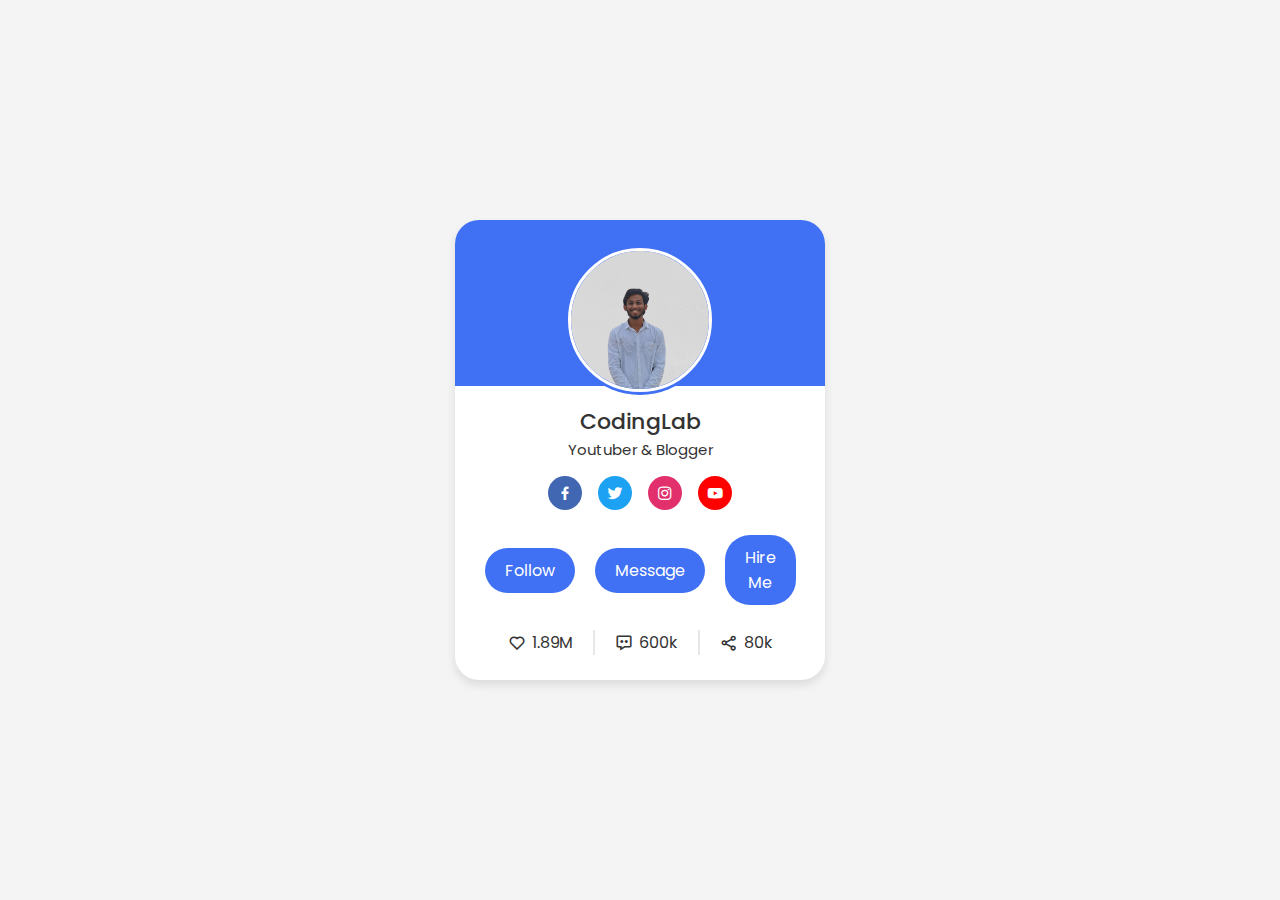
<file: day01/index.html>
<!DOCTYPE html>
<html lang="en">
<head>
     <title>Profile card  UI design</title>

    <!--css-->
<link rel="stylesheet" href="style.css">

<!--boxicon css-->
<link href="https://unpkg.com/boxicons@2.1.4/css/boxicons.min.css" rel="stylesheet">


    </head>
<body>
    <div class ="profile-card">
        <div class="image">
           <img src="profile.png" alt="" class="profile-img">
        </div>
        <div class="text-data">
            <span class="name">CodingLab</span>
            <span class="job">Youtuber & Blogger</span>
        </div>
     <div class="media-buttons">
        <a href="#" style="background: #4267b2;" class="link">
            <i class='bx bxl-facebook' ></i>
        </a>
        <a href="#" style="background: #1da1f2;" class="link">
            <i class='bx bxl-twitter' ></i>
        </a>
        <a href="#" style="background: #e1306c;" class="link">
            <i class='bx bxl-instagram' ></i>
        </a>
        <a href="#" style="background: #ff0000;" class="link">
            <i class='bx bxl-youtube' ></i>
        </a>
     </div>
     <div class="buttons">
        <button class="button">Follow </button>
        <button class="button">Message</button>
        <button class="button">Hire Me</button>
     </div>
     <div class="analytics">
        <div class="data">
            <i class='bx bx-heart'></i>
            <span class="number">1.89M</span>
        </div>
        <div class="data">
            <i class='bx bx-message-dots'></i>
            <span class="number">600k</span>
        </div>
        <div class="data">
            <i class='bx bx-share-alt'></i>
            <span class="number">80k</span>
        </div>
     </div>
    </div>
</body>
</html>
</file>
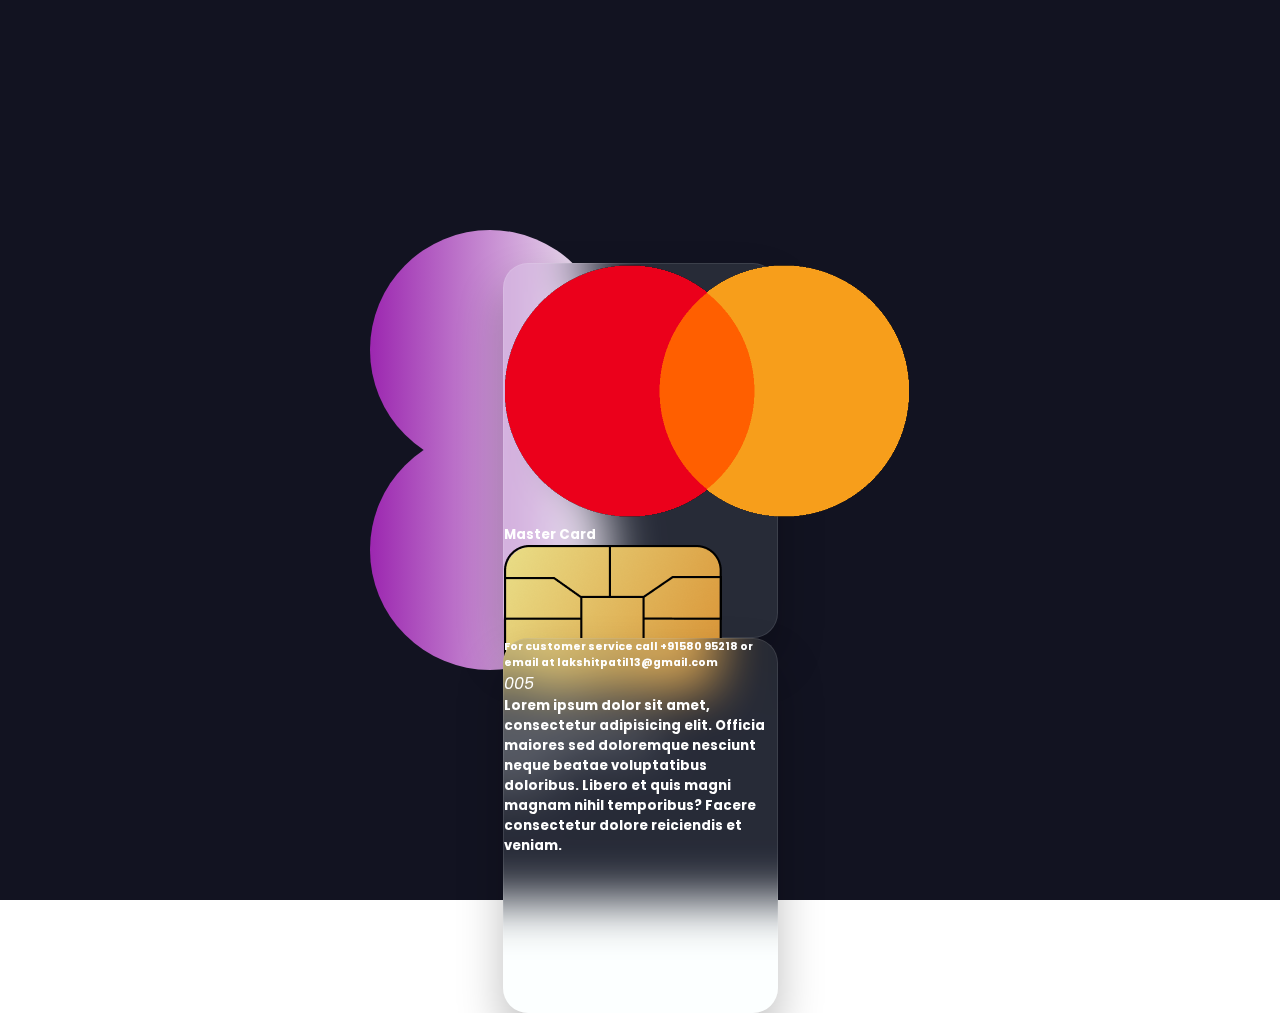
<file: day02/index.html>
<!DOCTYPE html>
<html lang="en">

<head>
  <meta charset="UTF-8" />
  <meta name="viewport" content="width=device-width, initial-scale=1.0" />
  <title>Flipping Card UI Design</title>
  <link rel="stylesheet" href="style.css" />
</head>
<body>
  <section>
    <div class="container">
      <div class="card front-face">
        <header>
          <span class="logo">
            <img src="images/logo.png" alt="" />
            <h5>Master Card</h5>
          </span>
          <img src="images/chip.png" alt="" class="chip" />
        </header>

        <div class="card-details">
          <div class="name-number">
            <h6>Card Number</h6>
            <h5 class="number">8050 2030 3020 5040</h5>
            <h5 class="name">Lakshit Rakesh Patil</h5>
          </div>

          <div class="valid-date">
            <h6>Valid Thru</h6>
            <h5>05/28</h5>
          </div>
        </div>
      </div>

      <div class="card back-face">
        <h6>
          For customer service call +91580 95218 or email at
         lakshitpatil13@gmail.com 
        </h6>
        <span class="magnetic-strip"></span>
        <div class="signature"><i>005</i></div>
        <h5>
          Lorem ipsum dolor sit amet, consectetur adipisicing elit. Officia
          maiores sed doloremque nesciunt neque beatae voluptatibus doloribus.
          Libero et quis magni magnam nihil temporibus? Facere consectetur
          dolore reiciendis et veniam.
        </h5>
      </div>
    </div>
  </section>
</body>

</html>
</file>
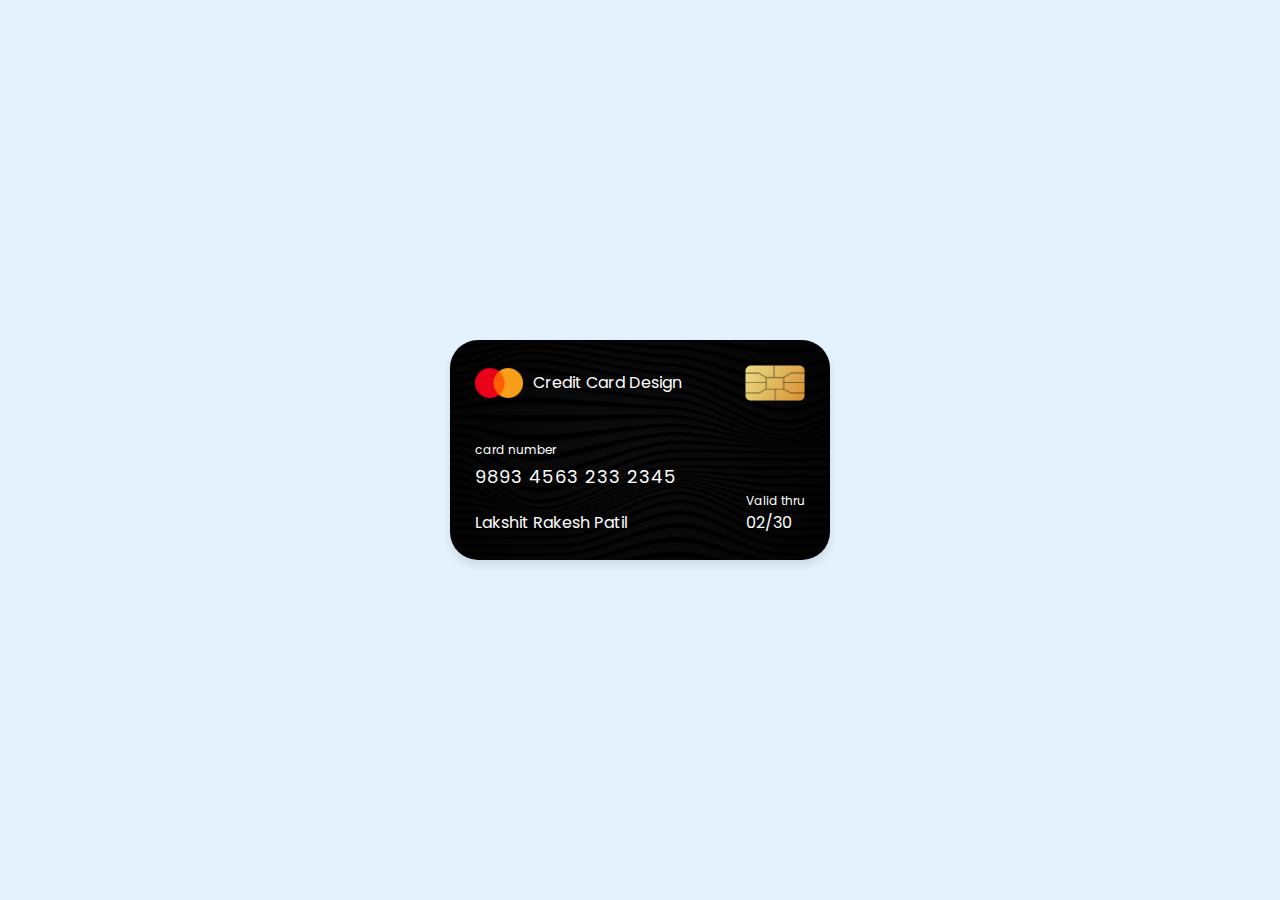
<file: day03/index.html>
<!DOCTYPE html>
<html lang="en">
  <head>
    <meta charset="UTF-8" />
    <meta http-equiv="X-UA-Compatible" content="IE=edge" />
    <meta name="viewport" content="width=device-width, initial-scale=1.0" />
    <title>Credit Card Ui Design</title>
    <link rel="stylesheet" href="style.css" />
  </head>
  <body>
    <div class="container">
        <header>
            <span class="logo">
                <img src="images/logo.png" alt="">
                <h5>Credit Card Design</h5>
            </span>
            <img src="images/chip.png" alt="" class="chip">            
        </header>
        <div class="card-details">
            <div class="name-number">
                <h6> card number</h6>
                <h5 class="number">9893 4563 233 2345</h5>
                <h5 class="name">Lakshit Rakesh Patil</h5>
            </div>
            <div class="valid-date">
                <h6>Valid thru</h6>
                <h5>02/30</h5>
            </div>
        </div>
    </div>
  </body>
</html>
</file>
<file: day01/style.css>
@import url('https://fonts.googleapis.com/css2?family=Poppins:wght@300;400;500;600&display=swap');

* {
    margin:0;
    padding:0;
    box-sizing: border-box;
  font-family: 'Poppins', sans-serif;
}
body{
    display: flex;
    justify-content: center;
    align-items: center;
    height: 100vh;
    background: #f4f4f4;
}
.profile-card{
      display: flex;
    flex-direction: column;
    align-items: center;
    max-width: 370px;
    width: 100%;
    background: #fff;
    border-radius: 24px;
    padding: 25px;
    box-shadow: 0 5px 10px rgba(0,0,0,0.1);
    position: relative;
}
.profile-card::before{
    content: '';
    position: absolute;
    top: 0;
    left: 0;
    height: 36%;
    width: 100%;
    border-radius: 24px 24px 0 0;
    background-color: #4070f4;
}
.image{
    position: relative;
    height : 150px;
    width : 150px;
    border-radius: 50%;
    background-color: #4070f4;
    padding: 3px ;
    margin-bottom: 10px;
}
.image .profile-img{
    height : 100%;
    width : 100%;
    object-fit: cover;
    border-radius: 50%;
    border: 3px solid #fff;
}
.profile-card .text-data{
    display: flex;
    flex-direction: column;
    align-items: center;
    color: #333;

}
.text-data .name{
    font-size: 22px;
    font-weight: 500;
}
.text-data .job{
    font-size: 15px;
    font-weight: 400;
   
}
.profile-card .media-buttons{
    display: flex;
    align-items: center;
    margin-top: 15px;

}
.media-buttons .link {
    display: flex;
    align-items: center;
    justify-content: center;
    color: #fff;
    font-size: 18px;
    height: 34px;
    width: 34px;
    border-radius: 50%;
    margin: 0 8px;
    background-color: #4070f4;
    text-decoration: none;
}
.profile-card .buttons{
    display: flex;
    align-items: center;
    margin-top: 25px;
}
.buttons .button{
    color: #fff;
    font-size: 16px;
    font-weight: 400;
    border: none;
    border-radius: 25px;
    margin: 0 10px;
    padding: 10px 20px;
    background-color: #4070f4;
    cursor: pointer;
    transition: all 0.3s ease;
}
.buttons .button:hover{
    background-color: #0e4bf1;
}
.profile-card .analytics{
    display: flex;
    align-items: center;
    margin-top: 25px;
}
.analytics .data{
    display: flex;
    align-items: center;
    color: #333;
    padding: 0 20px;
    border-right: 2px solid #e7e7e7;
}
.data i{
    font-size: 18px;
    margin-right: 6px;
}
.data:last-child{
    border-right: none;
}
</file>
<file: day02/style.css>
@import url('https://fonts.googleapis.com/css2?family=Poppins:wght@300;400;500;600&display=swap');

* {
    margin: 0;
    padding: 0;
    box-sizing: border-box;
    font-family: "Poppins", sans-serif;
}

section {
    position: relative;
    min-height: 100vh;
    width: 100% ;
    background: #121321;
    display: flex;
    align-items: center;
    justify-content: center;
    color: #fff;
    perspective: 1000px;
    

}
section::before {
    content: '';
    position: absolute;
    height: 240px;
    width: 240px;
    border-radius: 50%;
    transform: translate(-150px, -100px);
    background: linear-gradient(90deg, #9c27b0, #f3f5f5);
}
section::after {
    content: '';
    position: absolute;
    height: 240px;
    width: 240px;
    border-radius: 50%;
    transform: translate(-150px, 100px);
    background: linear-gradient(90deg, #9c27b0, #f3f5f5);
}
.container {
    position: relative;
    height: 375px;
    width: 275px;
    z-index: 100;
    transition: 0.6s;
    transform-style: preserve-3d;
}
.container .card {
    height: 100%;
    width: 100%;
    border-radius: 25px;
    backdrop-filter: blur(25px);
    background: rgba(225, 255, 255, 0.1);
    box-shadow: 0 25px 45px rgba(0, 0, 0, 0.25);
    border: 1px solid rgba(255, 255, 255, 0.1);
}
</file>
<file: day03/style.css>
@import url("https://fonts.googleapis.com/css2?family=Poppins:wght@300;400;500;600&display=swap");

*{
    margin: 0;
    padding: 0;
    box-sizing: border-box;
    font-family: "Poppins", sans-serif;
}
body{
    min-height: 100vh;
    display: flex;
    align-items: center;
    justify-content: center;
    background: #e3f2fd;
}
.container{
    width: 100%;
    background-image: url("images/bg.png");
    background-size: cover;
    border-radius: 28px;
    box-shadow: 0 5px 10px rgba(0,0,0,0.1);
    padding: 25px;
    position: relative;
    max-width: 380px;
}
header,
.logo{
    display: flex;
    align-items: center;
    justify-content: space-between;
}
.logo img{
    width: 48px;
    margin-right: 10px;
}
h5{
    font-size: 16px;
    font-weight: 400;
    color: #fff;
}
header .chip{
    width: 60px;

}
h6{
    color: #fff;
    font-size: 12px;
    font-weight: 400;
}
h5.number{
    margin-top: 4px;
    font-size: 18px;
    letter-spacing: 1px;
}
h5.name{
    margin-top: 20px;
}
.container .card-details{
    margin-top: 40px;
    display: flex;
    justify-content: space-between;
    align-items: flex-end;
}
</file>
